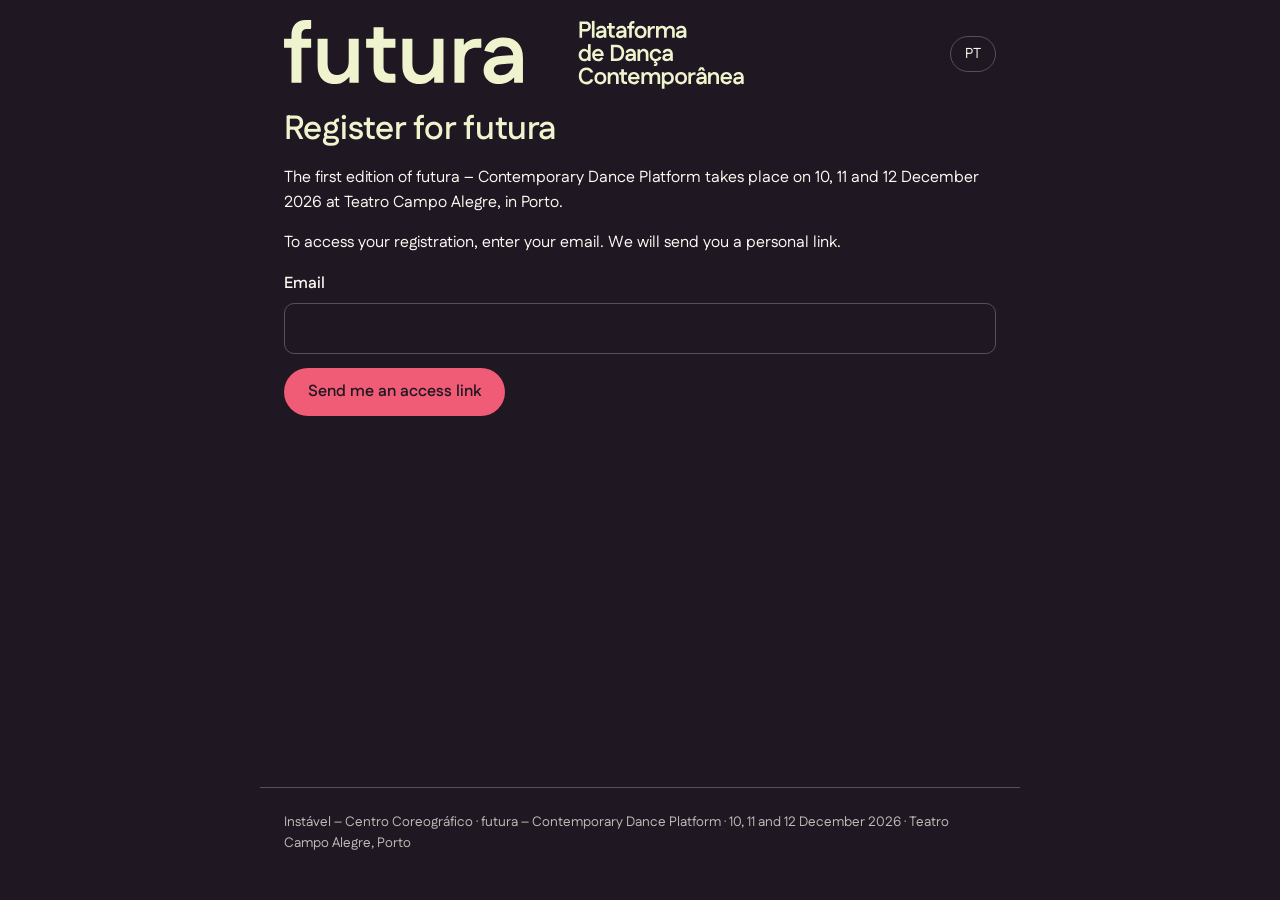
<file: index.html>
<!doctype html>
<html lang="pt">
<head>
  <meta charset="utf-8">
  <meta name="viewport" content="width=device-width, initial-scale=1">
  <meta name="robots" content="noindex">
  <title>futura – Inscrição</title>
  <link rel="icon" type="image/svg+xml" href="assets/favicon.svg">
  <link rel="stylesheet" href="css/tokens.css">
  <link rel="stylesheet" href="css/app.css">
</head>
<body>
  <header class="topo">
    <a href="./" class="logo-ligacao" aria-label="futura"><img src="assets/logo.svg" alt="futura – Plataforma de Dança Contemporânea" class="logo"></a>
    <button type="button" id="botao-idioma" class="botao-texto" aria-label="Mudar idioma / Change language">EN</button>
  </header>

  <main id="conteudo" tabindex="-1">
    <p id="a-carregar" class="suave">A carregar…</p>
  </main>

  <footer class="rodape">
    <p id="rodape-texto"></p>
  </footer>

  <script src="js/config.js"></script>
  <script src="js/i18n.js"></script>
  <script src="js/api.js"></script>
  <script src="js/app.js"></script>
</body>
</html>
</file>
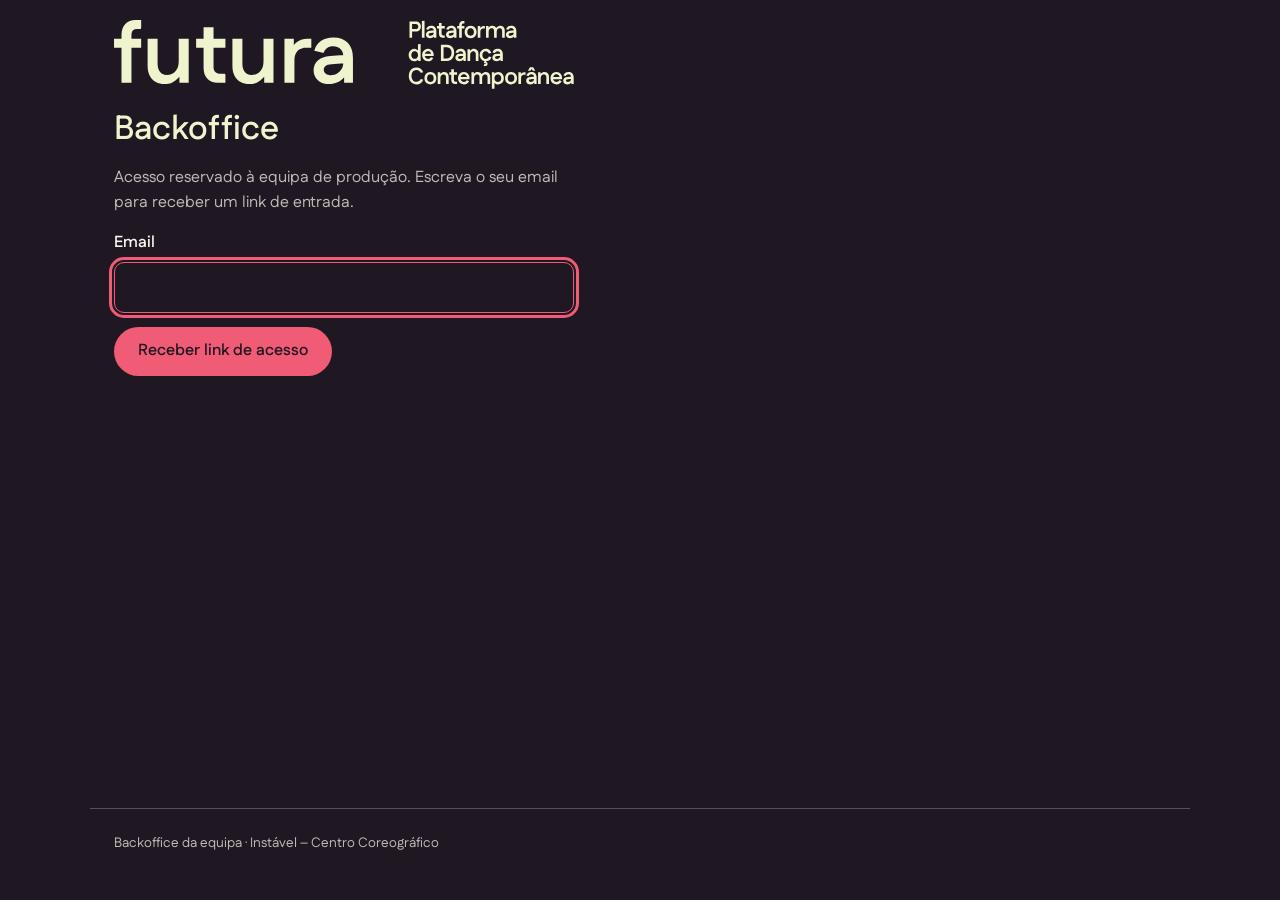
<file: backoffice/index.html>
<!doctype html>
<html lang="pt">
<head>
  <meta charset="utf-8">
  <meta name="viewport" content="width=device-width, initial-scale=1">
  <meta name="robots" content="noindex, nofollow">
  <title>futura – Backoffice</title>
  <link rel="icon" type="image/svg+xml" href="../assets/favicon.svg">
  <link rel="stylesheet" href="../css/tokens.css">
  <link rel="stylesheet" href="../css/app.css">
  <link rel="stylesheet" href="bo.css">
</head>
<body class="bo">
  <header class="topo">
    <a href="./" class="logo-ligacao" aria-label="futura backoffice"><img src="../assets/logo.svg" alt="futura – Plataforma de Dança Contemporânea" class="logo"></a>
    <div id="topo-conta" class="topo-conta"></div>
  </header>

  <main id="conteudo" tabindex="-1">
    <p id="a-carregar" class="suave">A carregar…</p>
  </main>

  <footer class="rodape"><p>Backoffice da equipa · Instável – Centro Coreográfico</p></footer>

  <script src="../js/config.js"></script>
  <script src="../js/api.js"></script>
  <script src="bo.js"></script>
</body>
</html>
</file>
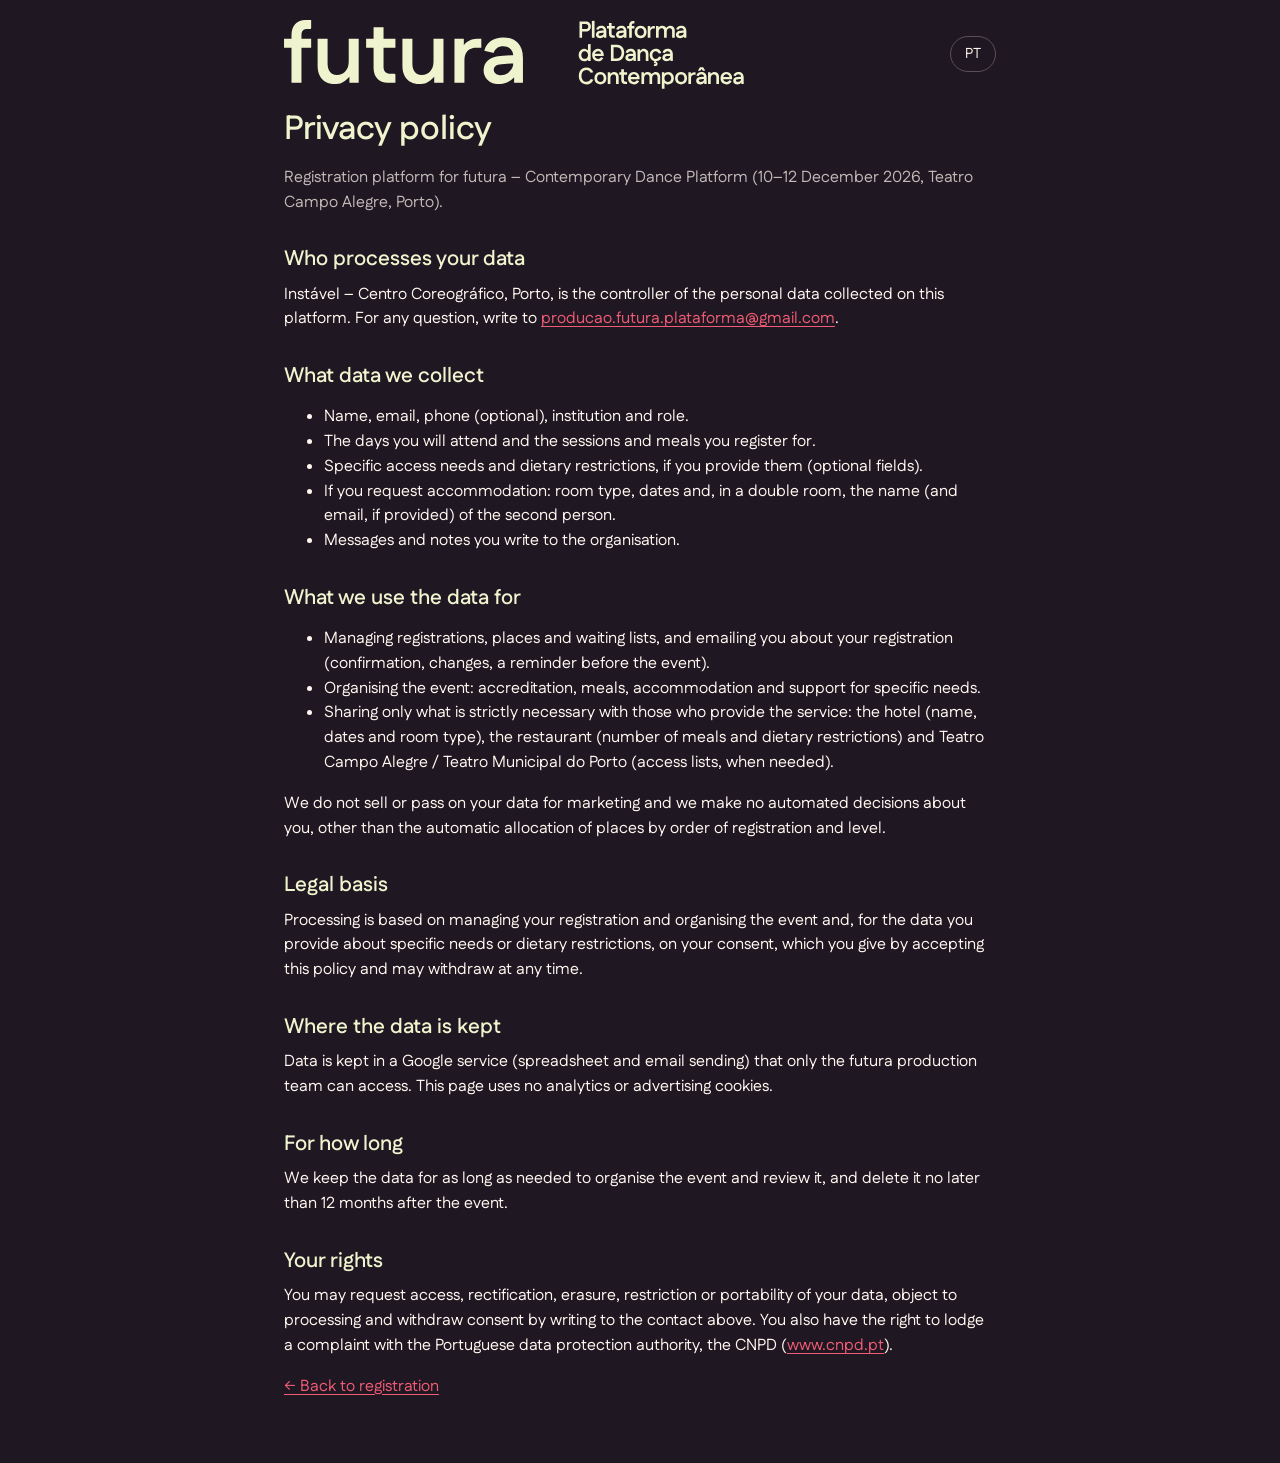
<file: privacidade.html>
<!doctype html>
<html lang="pt">
<head>
  <meta charset="utf-8">
  <meta name="viewport" content="width=device-width, initial-scale=1">
  <meta name="robots" content="noindex">
  <title>futura – Política de privacidade</title>
  <link rel="icon" type="image/svg+xml" href="assets/favicon.svg">
  <link rel="stylesheet" href="css/tokens.css">
  <link rel="stylesheet" href="css/app.css">
</head>
<body>
  <header class="topo">
    <a href="./" class="logo-ligacao" aria-label="futura"><img src="assets/logo.svg" alt="futura – Plataforma de Dança Contemporânea" class="logo"></a>
    <button type="button" id="botao-idioma" class="botao-texto" aria-label="Mudar idioma / Change language">EN</button>
  </header>

  <main id="conteudo" tabindex="-1">
    <div lang="pt" id="pt">
      <h1>Política de privacidade</h1>
      <p class="suave">Plataforma de inscrições da futura – Plataforma de Dança Contemporânea (10 a 12 de dezembro de 2026, Teatro Campo Alegre, Porto).</p>

      <h2>Quem trata os seus dados</h2>
      <p>Instável – Centro Coreográfico, Porto, é a entidade responsável pelo tratamento dos dados pessoais recolhidos nesta plataforma. Para qualquer questão, escreva para <a href="mailto:producao.futura.plataforma@gmail.com">producao.futura.plataforma@gmail.com</a>.</p>

      <h2>Que dados recolhemos</h2>
      <ul>
        <li>Nome, email, telefone (opcional), instituição e função.</li>
        <li>Os dias em que vai estar presente e as sessões e refeições em que se inscreve.</li>
        <li>Necessidades específicas de acesso e restrições alimentares, se as indicar (campos opcionais).</li>
        <li>Se pedir alojamento: tipo de quarto, datas e, em quarto duplo, o nome (e email, se o indicar) da segunda pessoa.</li>
        <li>Mensagens e notas que escrever para a organização.</li>
      </ul>

      <h2>Para que usamos os dados</h2>
      <ul>
        <li>Gerir as inscrições, os lugares e as listas de espera, e enviar-lhe os emails sobre a sua inscrição (confirmação, alterações, lembrete antes do evento).</li>
        <li>Organizar o evento: acreditação, refeições, alojamento e apoio a necessidades específicas.</li>
        <li>Partilhar o estritamente necessário com quem presta o serviço: o hotel (nome, datas e tipo de quarto), o restaurante (número de refeições e restrições alimentares) e o Teatro Campo Alegre / Teatro Municipal do Porto (listas de acesso, quando necessário).</li>
      </ul>
      <p>Não vendemos nem cedemos os seus dados para marketing e não tomamos decisões automatizadas sobre si, para além da atribuição automática de lugares por ordem de inscrição e nível.</p>

      <h2>Fundamento legal</h2>
      <p>O tratamento assenta na gestão da sua inscrição e na organização do evento e, para os dados que indicar sobre necessidades específicas ou restrições alimentares, no seu consentimento, que dá ao aceitar esta política e que pode retirar a qualquer momento.</p>

      <h2>Onde ficam os dados</h2>
      <p>Os dados ficam guardados num serviço Google (folha de cálculo e envio de email) acessível apenas à equipa de produção da futura. Esta página não usa cookies de análise nem de publicidade.</p>

      <h2>Durante quanto tempo</h2>
      <p>Guardamos os dados durante o tempo necessário para organizar o evento e fazer o seu balanço, e eliminamo-los, o mais tardar, 12 meses depois do evento.</p>

      <h2>Os seus direitos</h2>
      <p>Pode pedir o acesso, a retificação, a eliminação, a limitação ou a portabilidade dos seus dados, opor-se ao tratamento e retirar o consentimento, escrevendo para o contacto acima. Tem ainda o direito de apresentar reclamação à Comissão Nacional de Proteção de Dados (<a href="https://www.cnpd.pt" target="_blank" rel="noopener noreferrer">www.cnpd.pt</a>).</p>
    </div>

    <div lang="en" id="en" hidden>
      <h1>Privacy policy</h1>
      <p class="suave">Registration platform for futura – Contemporary Dance Platform (10–12 December 2026, Teatro Campo Alegre, Porto).</p>

      <h2>Who processes your data</h2>
      <p>Instável – Centro Coreográfico, Porto, is the controller of the personal data collected on this platform. For any question, write to <a href="mailto:producao.futura.plataforma@gmail.com">producao.futura.plataforma@gmail.com</a>.</p>

      <h2>What data we collect</h2>
      <ul>
        <li>Name, email, phone (optional), institution and role.</li>
        <li>The days you will attend and the sessions and meals you register for.</li>
        <li>Specific access needs and dietary restrictions, if you provide them (optional fields).</li>
        <li>If you request accommodation: room type, dates and, in a double room, the name (and email, if provided) of the second person.</li>
        <li>Messages and notes you write to the organisation.</li>
      </ul>

      <h2>What we use the data for</h2>
      <ul>
        <li>Managing registrations, places and waiting lists, and emailing you about your registration (confirmation, changes, a reminder before the event).</li>
        <li>Organising the event: accreditation, meals, accommodation and support for specific needs.</li>
        <li>Sharing only what is strictly necessary with those who provide the service: the hotel (name, dates and room type), the restaurant (number of meals and dietary restrictions) and Teatro Campo Alegre / Teatro Municipal do Porto (access lists, when needed).</li>
      </ul>
      <p>We do not sell or pass on your data for marketing and we make no automated decisions about you, other than the automatic allocation of places by order of registration and level.</p>

      <h2>Legal basis</h2>
      <p>Processing is based on managing your registration and organising the event and, for the data you provide about specific needs or dietary restrictions, on your consent, which you give by accepting this policy and may withdraw at any time.</p>

      <h2>Where the data is kept</h2>
      <p>Data is kept in a Google service (spreadsheet and email sending) that only the futura production team can access. This page uses no analytics or advertising cookies.</p>

      <h2>For how long</h2>
      <p>We keep the data for as long as needed to organise the event and review it, and delete it no later than 12 months after the event.</p>

      <h2>Your rights</h2>
      <p>You may request access, rectification, erasure, restriction or portability of your data, object to processing and withdraw consent by writing to the contact above. You also have the right to lodge a complaint with the Portuguese data protection authority, the CNPD (<a href="https://www.cnpd.pt" target="_blank" rel="noopener noreferrer">www.cnpd.pt</a>).</p>
    </div>
    <p><a href="./" id="voltar">← Voltar à inscrição</a></p>
  </main>

  <script>
    (function () {
      var q = /[?&]l=(pt|en)/.exec(location.search);
      var lang = q ? q[1] : ((navigator.language || 'pt').slice(0, 2) === 'en' ? 'en' : 'pt');
      function mostrar() {
        document.getElementById('pt').hidden = lang !== 'pt';
        document.getElementById('en').hidden = lang !== 'en';
        document.documentElement.lang = lang;
        document.getElementById('botao-idioma').textContent = lang === 'pt' ? 'EN' : 'PT';
        document.getElementById('voltar').textContent = lang === 'pt' ? '← Voltar à inscrição' : '← Back to registration';
        document.title = lang === 'pt' ? 'futura – Política de privacidade' : 'futura – Privacy policy';
      }
      document.getElementById('botao-idioma').addEventListener('click', function () { lang = lang === 'pt' ? 'en' : 'pt'; mostrar(); });
      mostrar();
    })();
  </script>
</body>
</html>
</file>
<file: css/tokens.css>
/* Identidade visual da futura */
@font-face {
  font-family: "Fustat";
  src: url("../assets/fonts/Fustat-VariableFont_wght.ttf") format("truetype");
  font-weight: 200 800;
  font-style: normal;
  font-display: swap;
}

:root {
  --fundo: #1F1822;      /* off-black */
  --texto: #FFF8F0;      /* off-white */
  --titulo: #EFF4CE;     /* verde pastel */
  --destaque: #F05B75;   /* rosa */
  --cinza: #594E5F;      /* só para bordas e cartões, nunca para texto */
  --texto-suave: rgba(255, 248, 240, 0.72);
  --fonte: "Fustat", system-ui, -apple-system, "Segoe UI", Roboto, sans-serif;
}
</file>
<file: css/app.css>
*, *::before, *::after { box-sizing: border-box; }

html { background: var(--fundo); }

body {
  margin: 0;
  min-height: 100vh;
  background: var(--fundo);
  color: var(--texto);
  font-family: var(--fonte);
  font-size: 1rem;
  line-height: 1.55;
  display: flex;
  flex-direction: column;
}

.topo, main, .rodape {
  width: 100%;
  max-width: 760px;
  margin: 0 auto;
  padding-left: 16px;
  padding-right: 16px;
}

.topo {
  display: flex;
  align-items: center;
  justify-content: space-between;
  gap: 16px;
  padding-top: 20px;
  padding-bottom: 20px;
}
.logo-ligacao { display: block; flex: 1 1 auto; min-width: 0; max-width: 460px; }
.logo { display: block; width: 100%; height: auto; }

main { flex: 1 0 auto; padding-bottom: 48px; outline: none; }

h1, h2, h3 { color: var(--titulo); font-weight: 600; line-height: 1.2; margin: 0 0 0.5em; }
h1 { font-size: 1.75rem; }
h2 { font-size: 1.3rem; margin-top: 2rem; }
h3 { font-size: 1.05rem; }

p { margin: 0 0 1em; }
.suave { color: var(--texto-suave); }

a { color: var(--destaque); text-underline-offset: 3px; }
a:hover { text-decoration-thickness: 2px; }

:focus-visible { outline: 3px solid var(--destaque); outline-offset: 2px; border-radius: 2px; }

/* Botões e campos */
.botao {
  appearance: none;
  border: 0;
  border-radius: 999px;
  background: var(--destaque);
  color: var(--fundo);
  font: inherit;
  font-weight: 600;
  padding: 12px 24px;
  cursor: pointer;
}
.botao:hover { filter: brightness(1.08); }
.botao[disabled] { opacity: 0.55; cursor: wait; }

.botao-texto {
  appearance: none;
  background: none;
  border: 1px solid var(--cinza);
  border-radius: 999px;
  color: var(--texto);
  font: inherit;
  font-size: 0.9rem;
  padding: 6px 14px;
  cursor: pointer;
  flex: 0 0 auto;
}
.botao-texto:hover { border-color: var(--destaque); }

label { display: block; font-weight: 600; margin-bottom: 6px; }
input[type="email"] {
  width: 100%;
  font: inherit;
  color: var(--texto);
  background: transparent;
  border: 1px solid var(--cinza);
  border-radius: 10px;
  padding: 12px 14px;
  margin-bottom: 14px;
}
input[type="email"]:focus { border-color: var(--destaque); }

.cartao {
  border: 1px solid var(--cinza);
  border-radius: 14px;
  padding: 18px;
  margin: 12px 0;
}
.aviso { border-left: 4px solid var(--destaque); padding-left: 14px; }
.erro { color: var(--destaque); font-weight: 600; }

/* Programação */
.dia {
  margin-top: 2.6rem; text-transform: capitalize;
  font-size: 1.55rem; padding: 6px 0 6px 14px; border-left: 6px solid var(--destaque);
}
.sessao {
  border: 1px solid var(--cinza);
  border-radius: 12px;
  padding: 14px 16px;
  margin: 10px 0;
}
.sessao-cabeca { display: flex; flex-wrap: wrap; gap: 4px 14px; align-items: baseline; }
.sessao-hora { color: var(--titulo); font-weight: 600; font-variant-numeric: tabular-nums; }
.sessao-titulo { font-weight: 600; flex: 1 1 220px; }
.sessao-info { color: var(--texto-suave); font-size: 0.92rem; margin: 4px 0 0; }
.etiqueta {
  display: inline-block;
  border: 1px solid var(--destaque);
  color: var(--destaque);
  border-radius: 999px;
  font-size: 0.78rem;
  padding: 1px 9px;
  margin-right: 6px;
}

details { margin-top: 10px; }
summary { cursor: pointer; color: var(--destaque); font-weight: 600; }
.peca { border-top: 1px solid var(--cinza); margin-top: 12px; padding-top: 12px; }
.peca h4 { margin: 0 0 2px; color: var(--titulo); font-size: 1rem; }
.peca-artistas { color: var(--texto-suave); margin: 0 0 8px; }
.peca p { white-space: pre-line; }

.rodape { padding-top: 24px; padding-bottom: 32px; color: var(--texto-suave); font-size: 0.85rem; border-top: 1px solid var(--cinza); }

.so-leitores { position: absolute; left: -9999px; }

@media (min-width: 600px) {
  .topo, main, .rodape { padding-left: 24px; padding-right: 24px; }
  h1 { font-size: 2.1rem; }
}

/* Separadores */
.separadores { display: flex; gap: 4px; flex-wrap: wrap; border-bottom: 1px solid var(--cinza); margin: 20px 0 8px; }
.separador {
  appearance: none; background: none; border: 0; border-bottom: 3px solid transparent;
  color: var(--texto-suave); font: inherit; font-weight: 600; padding: 10px 12px; cursor: pointer;
}
.separador:hover { color: var(--texto); }
.separador.ativo { color: var(--titulo); border-bottom-color: var(--destaque); }
#painel h2:first-child { margin-top: 1rem; }

/* Formulário */
.campo { margin-bottom: 14px; }
input[type="text"], input[type="tel"], input[type="email"], textarea, select {
  width: 100%; font: inherit; color: var(--texto); background: transparent;
  border: 1px solid var(--cinza); border-radius: 10px; padding: 12px 14px;
}
.campo input, .campo textarea, .campo select { margin-bottom: 0; }
select option { background: var(--fundo); color: var(--texto); }
input:disabled, textarea:disabled, select:disabled { opacity: 0.6; }
textarea:focus, input:focus, select:focus { border-color: var(--destaque); }
.pequeno { font-size: 0.88rem; margin-top: 4px; }

fieldset.dia-opcoes { border: 1px solid var(--cinza); border-radius: 12px; margin: 0 0 10px; padding: 8px 14px 6px; }
.dia-opcoes legend { color: var(--titulo); font-weight: 600; padding: 0 6px; text-transform: capitalize; }
.dia-opcoes { display: flex; flex-wrap: wrap; gap: 4px 22px; }
.dia-opcoes legend { float: left; width: 100%; }

.opcao { display: flex; align-items: flex-start; gap: 10px; font-weight: 400; margin: 10px 0 2px; cursor: pointer; }
.opcao input { width: 20px; height: 20px; margin: 2px 0 0; flex: 0 0 auto; accent-color: var(--destaque); }
.dia-opcoes .opcao { margin: 4px 0; align-items: center; }

.sessao.marcada { border-color: var(--destaque); }
.etiqueta.cheia { background: var(--destaque); color: var(--fundo); }
.aviso-espera { color: var(--destaque); font-size: 0.92rem; margin: 6px 0 0; }

.filtro { display: flex; flex-wrap: wrap; gap: 8px; margin: 12px 0 4px; }
.chip {
  appearance: none; background: none; border: 1px solid var(--cinza); border-radius: 999px;
  color: var(--texto); font: inherit; font-size: 0.9rem; padding: 6px 14px; cursor: pointer; text-transform: capitalize;
}
.chip.ativo { border-color: var(--destaque); background: var(--destaque); color: var(--fundo); font-weight: 600; }

.acoes { display: flex; flex-wrap: wrap; gap: 12px; align-items: center; margin-top: 24px; }
.lista-resumo { padding-left: 20px; margin: 0 0 1em; }
.lista-resumo li { margin-bottom: 4px; }
.sucesso { color: var(--titulo); font-weight: 600; }
.botao-texto[disabled] { opacity: 0.5; cursor: default; }

.sessao-artistas { color: var(--texto-suave); margin: 2px 0 0; }
.lista-bloco { margin: 8px 0 0; padding-left: 20px; color: var(--texto-suave); font-size: 0.92rem; }
.lista-bloco li { margin-bottom: 2px; }

.resumo-dia { margin: 14px 0 4px; color: var(--titulo); font-size: 1rem; border-left: 4px solid var(--destaque); padding-left: 10px; }
.lista-resumo strong { color: var(--titulo); font-variant-numeric: tabular-nums; }
.resumo-dia::first-letter { text-transform: uppercase; }

.declaracao { white-space: pre-line; }
.nota-refeicao { white-space: pre-line; }
</file>
<file: backoffice/bo.css>
/* Backoffice: mais largo que a página das inscrições */
.bo .topo, .bo main, .bo .rodape { max-width: 1100px; }
.topo-conta { display: flex; gap: 10px; align-items: center; flex-wrap: wrap; justify-content: flex-end; font-size: 0.9rem; color: var(--texto-suave); }
.cartoes { display: grid; grid-template-columns: repeat(auto-fit, minmax(150px, 1fr)); gap: 12px; margin: 12px 0 8px; }
.cartoes .cartao { margin: 0; }
.numero { display: block; font-size: 2rem; font-weight: 600; color: var(--titulo); line-height: 1.1; font-variant-numeric: tabular-nums; }
.legenda { display: block; color: var(--texto-suave); font-size: 0.88rem; margin-top: 4px; }
.tabela-caixa { overflow-x: auto; border: 1px solid var(--cinza); border-radius: 12px; margin: 10px 0; }
table { border-collapse: collapse; width: 100%; font-size: 0.94rem; }
th, td { text-align: left; padding: 10px 12px; border-bottom: 1px solid var(--cinza); vertical-align: top; }
th { color: var(--titulo); font-weight: 600; white-space: nowrap; }
tr:last-child td { border-bottom: 0; }
td.num, th.num { text-align: right; font-variant-numeric: tabular-nums; }
.espera-alta { color: var(--destaque); font-weight: 600; }
.cheio { color: var(--destaque); font-weight: 600; }
.nota-atualizado { color: var(--texto-suave); font-size: 0.85rem; }
.login { max-width: 460px; }

.acoes-lista { display: flex; justify-content: space-between; align-items: center; gap: 12px; flex-wrap: wrap; margin: 8px 0; }
.acoes-lista p { margin: 0; }
.bo input[type="text"] { max-width: 520px; }
[hidden] { display: none !important; }

.acao-bloco { border-top: 1px solid var(--cinza); padding: 14px 0 6px; }
.acao-bloco select { max-width: 320px; }
.acao-bloco .acoes { margin-top: 0; }
.confirmar { border: 1px solid var(--destaque); border-radius: 12px; padding: 12px 16px; margin: 12px 0; }
.confirmar p:first-child { margin-bottom: 8px; }
.botao-texto.perigo { border-color: var(--destaque); color: var(--destaque); }
</file>
